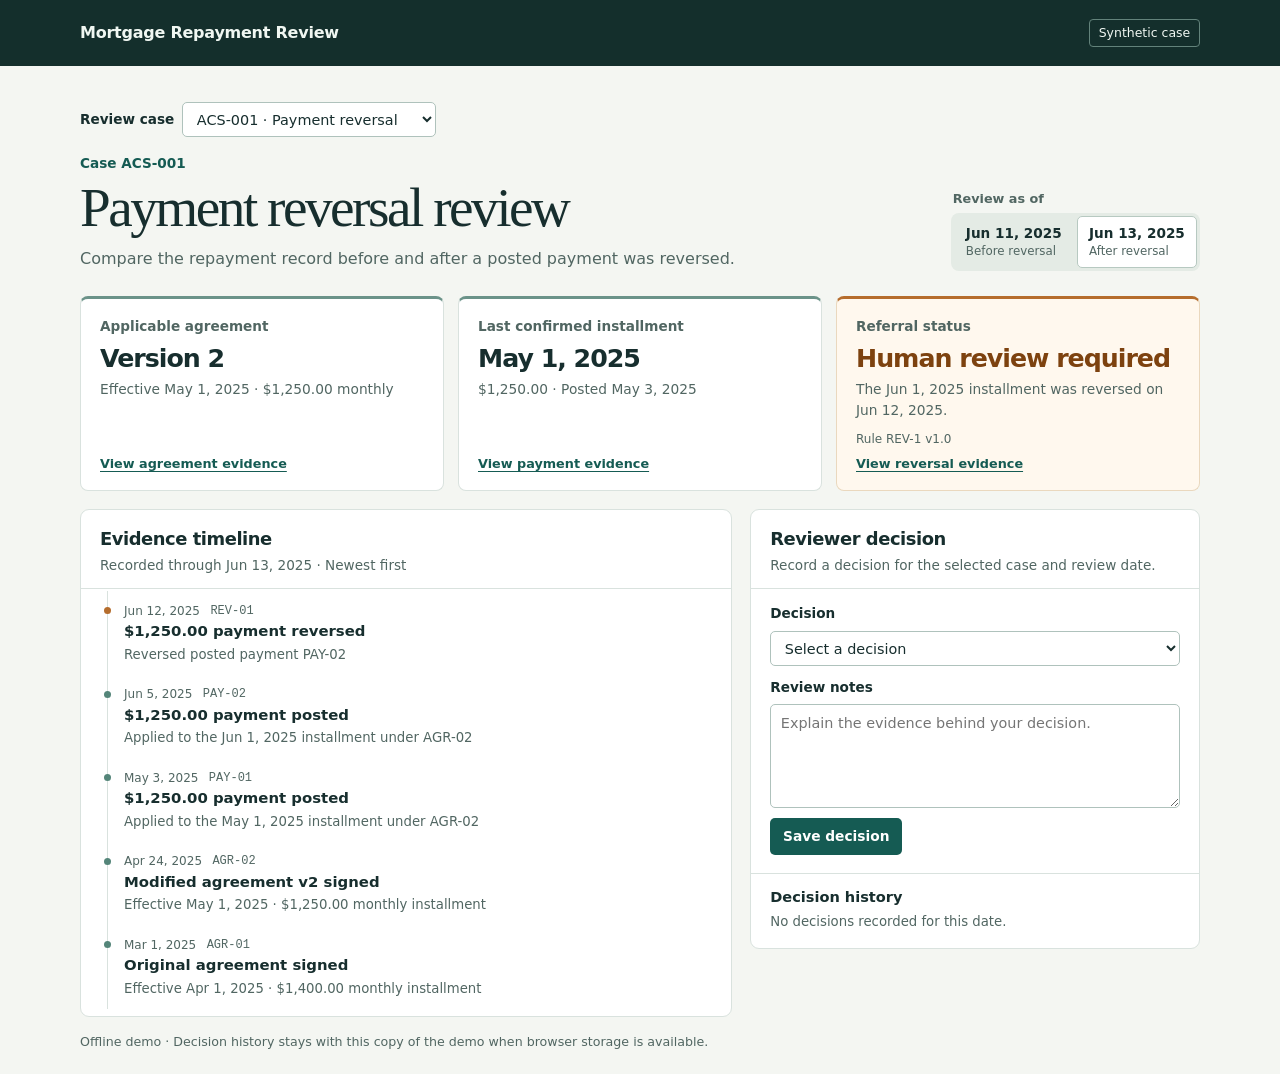
<file: demo/index.html>
<!doctype html>
<html lang="en">
<head>
  <meta charset="utf-8">
  <meta name="viewport" content="width=device-width, initial-scale=1">
  <meta name="description" content="An offline mortgage repayment review with a synthetic payment reversal case.">
  <title>Mortgage Repayment Review</title>
  <link rel="stylesheet" href="style.css">
  <script src="review.js" defer></script>
  <script src="app.js" defer></script>
</head>
<body>
  <header class="masthead">
    <div class="masthead-inner">
      <span class="brand">Mortgage Repayment Review</span>
      <span class="mode">Synthetic case</span>
    </div>
  </header>
  <main class="shell">
    <div class="case-picker">
      <label for="case-picker">Review case</label>
      <select id="case-picker">
        <option value="ACS-001">ACS-001 · Payment reversal</option>
        <option value="ACS-002">ACS-002 · Agreement conflict</option>
      </select>
    </div>
    <section class="case-header" aria-labelledby="case-title">
      <div>
        <p class="case-id" id="case-id">Case ACS-001</p>
        <h1 id="case-title">Payment reversal review</h1>
        <p class="lede" id="case-description">Compare the repayment record before and after a posted payment was reversed.</p>
      </div>
      <fieldset class="snapshot">
        <legend>Review as of</legend>
        <div class="segments">
          <label><input type="radio" name="snapshot" value="before"><span>Jun 11, 2025 <small id="before-phase">Before reversal</small></span></label>
          <label><input type="radio" name="snapshot" value="after" checked><span>Jun 13, 2025 <small id="after-phase">After reversal</small></span></label>
          <label id="resolution-phase" hidden><input type="radio" name="snapshot" value="resolution" disabled><span>Jun 17, 2025 <small>Evidence received</small></span></label>
        </div>
      </fieldset>
    </section>

    <section class="summary" aria-label="Case findings" aria-live="polite">
      <article class="finding">
        <h2>Applicable agreement</h2>
        <p class="value" id="agreement-value"></p>
        <p class="detail" id="agreement-detail"></p>
        <div class="evidence-links">
          <a id="agreement-source">View agreement evidence</a>
          <a id="agreement-other-source" hidden></a>
        </div>
      </article>
      <article class="finding">
        <h2>Last confirmed installment</h2>
        <p class="value" id="payment-value"></p>
        <p class="detail" id="payment-detail"></p>
        <a id="payment-source">View payment evidence</a>
      </article>
      <article class="finding" id="referral-card">
        <h2>Referral status</h2>
        <p class="value" id="referral-value"></p>
        <p class="detail" id="referral-detail"></p>
        <span id="rule-version" class="rule"></span>
        <a id="referral-source">View reversal evidence</a>
      </article>
    </section>

    <div class="workspace">
      <section class="panel" id="evidence" aria-labelledby="evidence-title">
        <div class="panel-heading">
          <h2 id="evidence-title">Evidence timeline</h2>
          <p id="evidence-caption"></p>
        </div>
        <ol id="timeline" class="timeline"></ol>
      </section>

      <section class="panel decision" aria-labelledby="decision-title">
        <div class="panel-heading">
          <h2 id="decision-title">Reviewer decision</h2>
          <p>Record a decision for the selected case and review date.</p>
        </div>
        <form id="decision-form">
          <label for="outcome">Decision</label>
          <select id="outcome" required>
            <option value="">Select a decision</option>
            <option value="confirm-referral">Confirm referral</option>
            <option value="request-evidence">Request more evidence</option>
            <option value="close">Close without referral</option>
            <option id="resolve-outcome" value="resolve-agreement" hidden disabled>Resolve agreement conflict</option>
          </select>
          <label for="notes">Review notes</label>
          <textarea id="notes" rows="4" maxlength="500" required placeholder="Explain the evidence behind your decision."></textarea>
          <button type="submit">Save decision</button>
          <p id="save-status" role="status" class="save-status"></p>
        </form>
        <div class="history">
          <h3>Decision history</h3>
          <p id="no-decisions">No decisions recorded for this date.</p>
          <ol id="decision-history"></ol>
        </div>
      </section>
    </div>
    <footer>Offline demo · Decision history stays with this copy of the demo when browser storage is available.</footer>
  </main>
  <noscript>Enable JavaScript to use the offline reviewer demo.</noscript>
</body>
</html>
</file>
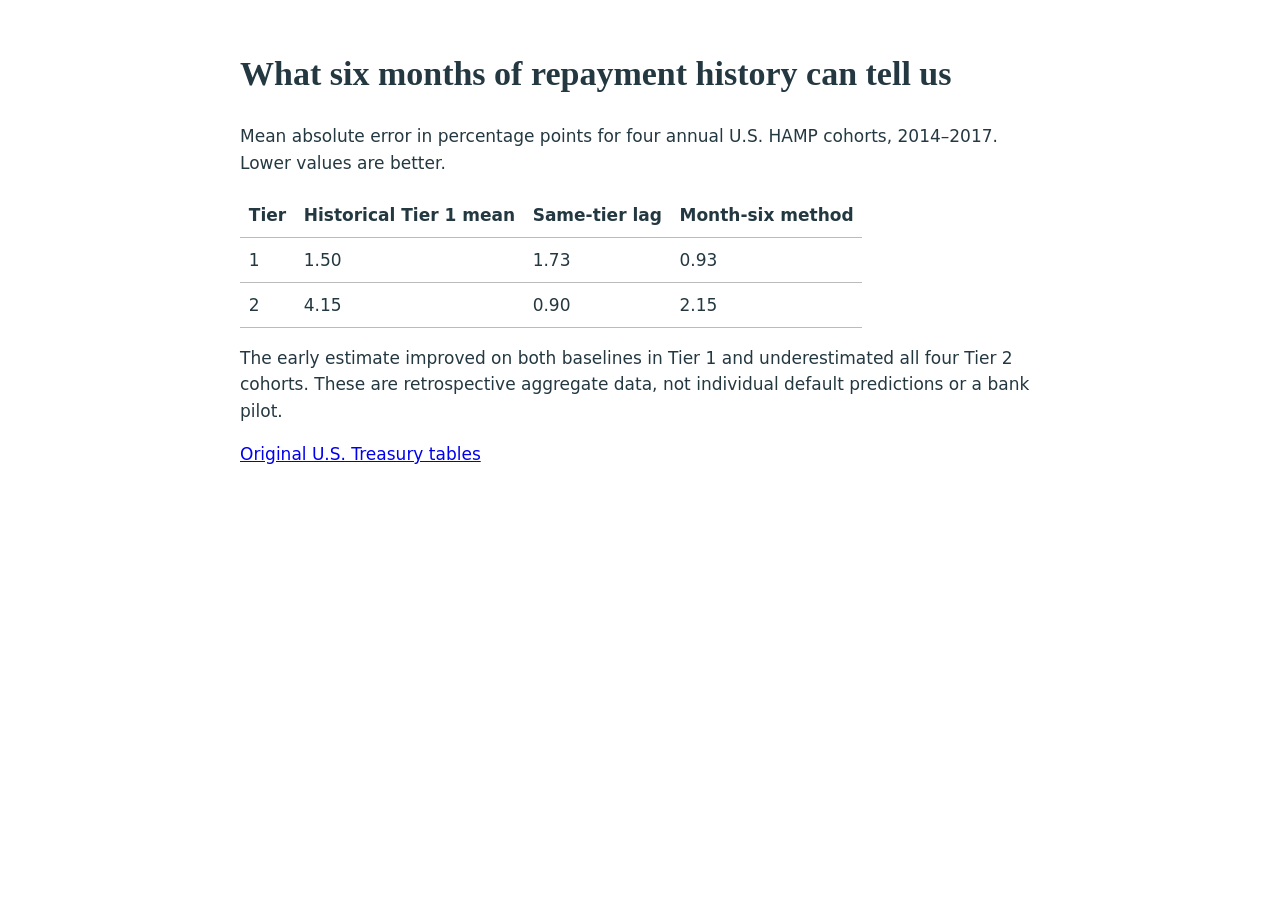
<file: research/phase_zero/docs/index.html>
<!doctype html><html lang="en"><meta charset="utf-8">
    <meta name="viewport" content="width=device-width,initial-scale=1">
    <title>U.S. mortgage repayment review</title><style>
    body{max-width:50rem;margin:3rem auto;padding:0 1rem;font:17px/1.55 system-ui;color:#243841}
    h1{font-family:Georgia,serif}td,th{padding:.55rem;border-bottom:1px solid #bbb}table{border-collapse:collapse}
    </style><main><h1>What six months of repayment history can tell us</h1>
    <p>Mean absolute error in percentage points for four annual U.S. HAMP cohorts, 2014–2017. Lower values are better.</p>
    <table><thead><tr><th>Tier</th><th>Historical Tier 1 mean</th><th>Same-tier lag</th><th>Month-six method</th></tr></thead><tbody><tr><td>1</td><td>1.50</td><td>1.73</td><td>0.93</td></tr><tr><td>2</td><td>4.15</td><td>0.90</td><td>2.15</td></tr></tbody></table><p>The early estimate improved on both baselines in Tier 1 and underestimated all four Tier 2 cohorts. These are retrospective aggregate data, not individual default predictions or a bank pilot.</p><a href="https://home.treasury.gov/system/files/256/129_HAMP_Modification_Performance_Summary_Mar2023_v1.0.pdf">Original U.S. Treasury tables</a></main></html>
</file>
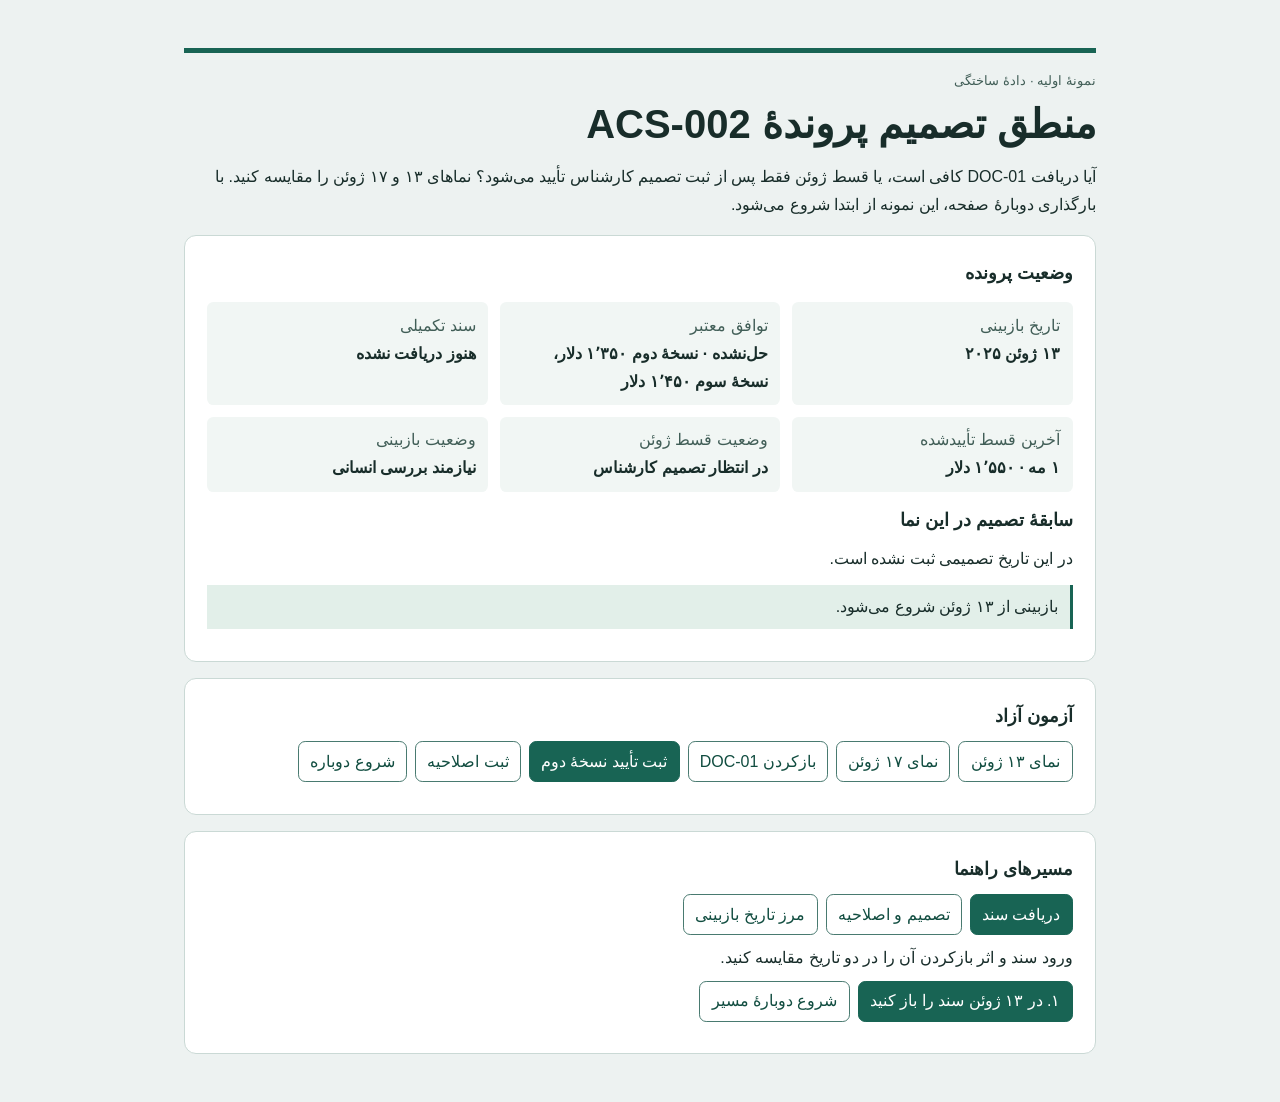
<file: demo/prototype-acs-002-decision.html>
<!doctype html>
<html lang="fa" dir="rtl">
<head>
  <meta charset="utf-8">
  <meta name="viewport" content="width=device-width, initial-scale=1">
  <title>نمونهٔ اولیهٔ منطق تصمیم در ACS-002</title>
  <style>
    * { box-sizing: border-box; }
    body { margin: 0; background: #edf2f1; color: #182d2a; font: 1rem/1.75 Tahoma, Arial, sans-serif; }
    main { max-width: 63rem; margin: auto; padding: clamp(1rem, 4vw, 3rem); }
    header { border-block-start: .35rem solid #186454; padding-block-start: .8rem; }
    h1, h2, p { margin-block: 0 .55rem; }
    h1 { font-size: clamp(1.55rem, 4vw, 2.5rem); line-height: 1.5; }
    h2 { font-size: 1.12rem; }
    section { background: white; border: 1px solid #cad9d5; padding: clamp(.85rem, 3vw, 1.4rem); margin-block-start: 1rem; border-radius: .75rem; }
    dl { display: grid; grid-template-columns: repeat(auto-fit, minmax(min(100%, 13rem), 1fr)); gap: .7rem; margin: .8rem 0; }
    dl div { background: #f1f6f4; padding: .6rem .8rem; border-radius: .4rem; }
    dt, small { color: #415e57; }
    dd { margin: 0; font-weight: 700; }
    ol { padding-inline-start: 1.4rem; margin-block: .35rem; }
    .actions { display: flex; flex-wrap: wrap; gap: .5rem; margin-block: .55rem; }
    button { font: inherit; color: #114d40; background: #fff; border: 1px solid #497a70; border-radius: .45rem; padding: .35rem .7rem; cursor: pointer; }
    button[aria-selected="true"], #walk-next, button[data-action="confirm"] { background: #186454; border-color: #186454; color: white; }
    button:focus-visible { outline: .18rem solid #186454; outline-offset: .18rem; }
    button:disabled { opacity: .6; cursor: default; }
    #feedback { padding: .5rem .7rem; background: #e2efe9; border-inline-start: .2rem solid #186454; margin-block-start: .8rem; }
    #document { margin-block: .5rem; }
    [hidden] { display: none !important; }
  </style>
</head>
<body>
  <main>
    <header>
      <small>نمونهٔ اولیه · دادهٔ ساختگی</small>
      <h1>منطق تصمیم پروندهٔ <bdi>ACS-002</bdi></h1>
      <p>آیا دریافت <bdi>DOC-01</bdi> کافی است، یا قسط ژوئن فقط پس از ثبت تصمیم کارشناس تأیید می‌شود؟ نماهای ۱۳ و ۱۷ ژوئن را مقایسه کنید. با بارگذاری دوبارهٔ صفحه، این نمونه از ابتدا شروع می‌شود.</p>
    </header>

    <section aria-labelledby="state-title">
      <h2 id="state-title">وضعیت پرونده</h2>
      <dl>
        <div><dt>تاریخ بازبینی</dt><dd id="date"></dd></div>
        <div><dt>توافق معتبر</dt><dd id="agreement"></dd></div>
        <div><dt>سند تکمیلی</dt><dd id="evidence"></dd></div>
        <div><dt>آخرین قسط تأییدشده</dt><dd id="payment"></dd></div>
        <div><dt>وضعیت قسط ژوئن</dt><dd id="june"></dd></div>
        <div><dt>وضعیت بازبینی</dt><dd id="review"></dd></div>
      </dl>
      <p id="document" hidden><bdi>DOC-01</bdi> در ۱۶ ژوئن دریافت شد. نسخهٔ دوم (<bdi>AGR-04</bdi>) را معتبر می‌داند و نسخهٔ سوم (<bdi>AGR-05</bdi>) را پس می‌گیرد.</p>
      <h2>سابقهٔ تصمیم در این نما</h2>
      <p id="empty">در این تاریخ تصمیمی ثبت نشده است.</p>
      <ol id="history"></ol>
      <p id="feedback" role="status"></p>
    </section>

    <section aria-labelledby="free-title">
      <h2 id="free-title">آزمون آزاد</h2>
      <div class="actions" id="free">
        <button type="button" data-action="early">نمای ۱۳ ژوئن</button>
        <button type="button" data-action="later">نمای ۱۷ ژوئن</button>
        <button type="button" data-action="open">بازکردن <bdi>DOC-01</bdi></button>
        <button type="button" data-action="confirm">ثبت تأیید نسخهٔ دوم</button>
        <button type="button" data-action="revise">ثبت اصلاحیه</button>
        <button type="button" data-action="reset">شروع دوباره</button>
      </div>
    </section>

    <section aria-labelledby="guide-title">
      <h2 id="guide-title">مسیرهای راهنما</h2>
      <div class="actions" role="tablist" aria-label="سناریوها">
        <button type="button" role="tab" id="tab-arrival" aria-controls="walk-panel" aria-selected="true" data-scenario="arrival">دریافت سند</button>
        <button type="button" role="tab" id="tab-save" aria-controls="walk-panel" aria-selected="false" tabindex="-1" data-scenario="save">تصمیم و اصلاحیه</button>
        <button type="button" role="tab" id="tab-early" aria-controls="walk-panel" aria-selected="false" tabindex="-1" data-scenario="early">مرز تاریخ بازبینی</button>
      </div>
      <div id="walk-panel" role="tabpanel" aria-labelledby="tab-arrival">
        <p id="walk-description"></p>
        <p id="walk-result"></p>
        <div class="actions">
          <button type="button" id="walk-next"></button>
          <button type="button" id="walk-reset">شروع دوبارهٔ مسیر</button>
        </div>
      </div>
    </section>
  </main>
  <!-- Case evaluation embedded from the project demo for offline use. -->
  <script>
"use strict";

const mortgageReview = (() => {
  // All amounts are integer cents, and dates are date-only ISO strings.
  const agreements = [
    { id: "AGR-01", version: 1, signed: "2025-03-01", effective: "2025-04-01", installment: 140000 },
    { id: "AGR-02", version: 2, signed: "2025-04-24", effective: "2025-05-01", installment: 125000 },
  ];
  const events = [
    { id: "PAY-01", type: "payment", date: "2025-05-03", due: "2025-05-01", agreementId: "AGR-02", amount: 125000 },
    { id: "PAY-02", type: "payment", date: "2025-06-05", due: "2025-06-01", agreementId: "AGR-02", amount: 125000 },
    { id: "REV-01", type: "reversal", date: "2025-06-12", paymentId: "PAY-02", amount: 125000 },
  ];
  const snapshots = { before: "2025-06-11", after: "2025-06-13", resolution: "2025-06-17" };
  const cases = {
    "ACS-001": {
      title: "Payment reversal review",
      rule: "REV-1 v1.0",
      description: "Compare the repayment record before and after a posted payment was reversed.",
      phases: { before: "Before reversal", after: "After reversal" },
      agreements,
      events,
    },
    "ACS-002": {
      title: "Agreement conflict review",
      rule: "AGR-1 v1.1",
      description: "Review two competing signed modifications and confirm which applies when supporting evidence arrives.",
      phases: { before: "Before conflict", after: "After conflict" },
      agreements: [
        { id: "AGR-03", version: 1, signed: "2025-03-11", effective: "2025-04-01", installment: 155000 },
        { id: "AGR-04", version: 2, signed: "2025-05-22", effective: "2025-06-01", installment: 135000 },
        { id: "AGR-05", version: 3, signed: "2025-06-12", effective: "2025-06-01", installment: 145000 },
      ],
      confirmation: { id: "DOC-01", type: "confirmation", date: "2025-06-16",
        agreementId: "AGR-04", otherAgreementId: "AGR-05" },
      events: [
        { id: "PAY-03", type: "payment", date: "2025-05-05", due: "2025-05-01", agreementId: "AGR-03", amount: 155000 },
        { id: "PAY-04", type: "payment", date: "2025-06-05", due: "2025-06-01", agreementId: "AGR-04", amount: 135000 },
      ],
    },
  };
  const byLatestDate = (a, b) => b.date.localeCompare(a.date);

  function agreementAt(visibleAgreements, due, resolution) {
    const eligible = visibleAgreements
      .filter(agreement => agreement.effective <= due)
      .sort((a, b) => b.effective.localeCompare(a.effective) || b.version - a.version);
    const latest = eligible[0];
    if (!latest) return { agreement: undefined, conflict: [] };
    const candidates = eligible.filter(agreement => agreement.effective === latest.effective);
    const conflict = candidates.some(agreement => agreement.installment !== latest.installment)
      ? candidates
      : [];
    if (!conflict.length) return { agreement: latest, conflict };
    const confirmed = conflict.find(agreement => agreement.id === resolution?.agreementId);
    return { agreement: confirmed, conflict: confirmed ? [] : conflict };
  }

  function evaluate(asOf, caseId = "ACS-001", decision) {
    const selected = cases[caseId];
    const visibleAgreements = selected.agreements.filter(agreement => agreement.signed <= asOf);
    const visibleEvents = selected.events.filter(event => event.date <= asOf);
    const unresolved = agreementAt(visibleAgreements, asOf);
    const confirmation = selected.confirmation?.date <= asOf ? selected.confirmation : undefined;
    const resolutionEvidence = confirmation && [confirmation.agreementId, confirmation.otherAgreementId]
      .every(id => unresolved.conflict.some(agreement => agreement.id === id))
      ? confirmation
      : undefined;
    const resolution = resolutionEvidence && decision?.evidenceId === resolutionEvidence.id
      && decision.agreementId === resolutionEvidence.agreementId ? resolutionEvidence : undefined;
    const { agreement, conflict } = resolution
      ? agreementAt(visibleAgreements, asOf, resolution)
      : unresolved;
    const reversals = visibleEvents.filter(event => event.type === "reversal");
    const lastPayment = visibleEvents
      .filter(event => {
        if (event.type !== "payment" || event.due > asOf) return false;
        const { agreement } = agreementAt(visibleAgreements, event.due, resolution);
        const reversed = reversals
          .filter(reversal => reversal.paymentId === event.id)
          .reduce((total, reversal) => total + reversal.amount, 0);
        return agreement?.id === event.agreementId && event.amount - reversed >= agreement.installment;
      })
      .sort((a, b) => b.due.localeCompare(a.due) || byLatestDate(a, b))[0];
    const reversal = reversals.sort(byLatestDate)[0];
    return {
      agreement,
      conflict,
      resolutionEvidence,
      resolution,
      lastPayment,
      reversal,
      reversedPayment: visibleEvents.find(event => event.id === reversal?.paymentId),
      evidence: [
        ...visibleAgreements.map(agreement => ({ ...agreement, type: "agreement", date: agreement.signed })),
        ...visibleEvents,
        ...(confirmation ? [confirmation] : []),
      ].sort(byLatestDate),
      rule: selected.rule,
    };
  }

  return { cases, evaluate, snapshots };
})();
  </script>
  <script>
    const decisionModel = (() => {
      const early = mortgageReview.snapshots.after;
      const later = mortgageReview.snapshots.resolution;
      const initial = () => ({ date: early, opened: false, records: {}, message: "بازبینی از ۱۳ ژوئن شروع می‌شود." });
      const recordsAt = state => state.records[state.date] ?? [];
      const findings = state => mortgageReview.evaluate(state.date, "ACS-002", recordsAt(state).at(-1));

      function transition(state, action) {
        if (action === "reset") return initial();
        if (action === "early" || action === "later") {
          const date = action === "early" ? early : later;
          return { ...state, date, opened: false, message: "تاریخ بازبینی تغییر کرد." };
        }

        const { resolutionEvidence } = findings(state);
        if (!resolutionEvidence) {
          return { ...state, message: "سند در این تاریخ در دسترس نیست و تصمیمی ثبت نشد." };
        }
        if (action === "open") {
          return { ...state, opened: true, message: "سند باز شد. بازکردن سند به‌تنهایی وضعیت قسط را تغییر نمی‌دهد." };
        }

        const records = recordsAt(state);
        if (action === "revise" && records.length === 0) {
          return { ...state, message: "برای ثبت اصلاحیه، ابتدا تصمیم اولیه را ثبت کنید." };
        }
        if (action === "confirm" && records.length > 0) {
          return { ...state, message: "تصمیم اولیه ثبت شده است. برای افزودن یادداشت، اصلاحیه ثبت کنید." };
        }

        const note = action === "revise"
          ? "اصلاحیه: تاریخ دریافت سند ۱۶ ژوئن و تاریخ ثبت پرداخت ۵ ژوئن است."
          : "نسخهٔ دوم بر اساس سند امضاشده تأیید شد.";
        const record = { evidenceId: resolutionEvidence.id, agreementId: resolutionEvidence.agreementId, note };
        return {
          ...state,
          records: { ...state.records, [state.date]: [...records, record] },
          message: action === "revise" ? "اصلاحیه به سابقه افزوده شد." : "تصمیم ثبت شد و قسط ژوئن تأیید شد.",
        };
      }

      return { initial, findings, recordsAt, transition, later };
    })();
  </script>
  <script>
    const id = name => document.getElementById(name);
    const scenarios = {
      arrival: {
        description: "ورود سند و اثر بازکردن آن را در دو تاریخ مقایسه کنید.",
        steps: [["open", "در ۱۳ ژوئن سند را باز کنید"], ["later", "به ۱۷ ژوئن بروید"], ["open", "سند را باز کنید"]],
        result: "سند در ۱۷ ژوئن قابل بررسی است و قسط ژوئن همچنان معلق است.",
      },
      save: {
        description: "ببینید ثبت تصمیم چگونه قسط ژوئن را تأیید می‌کند و اصلاحیه چگونه به سابقه اضافه می‌شود.",
        steps: [["later", "به ۱۷ ژوئن بروید"], ["open", "سند را باز کنید"], ["confirm", "تأیید را ثبت کنید"], ["revise", "اصلاحیه را ثبت کنید"]],
        result: "آخرین قسط تأییدشده، قسط ژوئن است و هر دو ثبت در سابقه دیده می‌شوند.",
      },
      early: {
        description: "تأیید در تاریخ فاقد سند را امتحان کنید، سپس اثر تصمیم ۱۷ ژوئن را بر نمای قبلی بررسی کنید.",
        steps: [["confirm", "در ۱۳ ژوئن تأیید را امتحان کنید"], ["later", "به ۱۷ ژوئن بروید"], ["open", "سند را باز کنید"], ["confirm", "تأیید را ثبت کنید"], ["early", "به ۱۳ ژوئن برگردید"]],
        result: "نمای ۱۳ ژوئن همچنان قسط مه را نشان می‌دهد و سابقهٔ تصمیم آن خالی است.",
      },
    };
    let state = decisionModel.initial();
    let scenario = "arrival";
    let step = 0;
    const tabs = [...document.querySelectorAll("[data-scenario]")];
    const currency = new Intl.NumberFormat("fa-IR", { maximumFractionDigits: 2 });
    const amount = cents => currency.format(cents / 100) + " دلار";
    const number = new Intl.NumberFormat("fa-IR");

    function render() {
      const result = decisionModel.findings(state);
      const june = result.lastPayment.due === "2025-06-01";
      id("date").textContent = state.date === decisionModel.later ? "۱۷ ژوئن ۲۰۲۵" : "۱۳ ژوئن ۲۰۲۵";
      id("agreement").textContent = result.agreement
        ? "نسخهٔ دوم · " + amount(result.agreement.installment) + " در ماه"
        : "حل‌نشده · نسخهٔ دوم " + amount(135000) + "، نسخهٔ سوم " + amount(145000);
      id("evidence").textContent = result.resolutionEvidence ? "دریافت‌شده در ۱۶ ژوئن" : "هنوز دریافت نشده";
      id("payment").textContent = (june ? "۱ ژوئن" : "۱ مه") + " · " + amount(result.lastPayment.amount);
      id("june").textContent = june ? "تأیید شد · پرداخت ثبت‌شده در ۵ ژوئن" : "در انتظار تصمیم کارشناس";
      id("review").textContent = result.resolution ? "تعارض حل شد" : "نیازمند بررسی انسانی";
      id("document").hidden = !state.opened;
      const records = decisionModel.recordsAt(state);
      id("empty").hidden = records.length > 0;
      id("history").replaceChildren(...records.map((record, index) => {
        const item = document.createElement("li");
        const evidence = document.createElement("bdi");
        evidence.textContent = record.evidenceId;
        item.append(index ? "ثبت " + number.format(index + 1) + " · " : "تصمیم اولیه · ", record.note + " · ", evidence);
        return item;
      }));
      id("feedback").textContent = state.message;
    }

    function renderGuide() {
      const walk = scenarios[scenario];
      const done = step === walk.steps.length;
      id("walk-description").textContent = walk.description;
      id("walk-result").textContent = done ? walk.result : "";
      id("walk-next").disabled = done;
      id("walk-next").textContent = done ? "مسیر کامل شد" : number.format(step + 1) + ". " + walk.steps[step][1];
    }

    function startGuide(selected) {
      scenario = selected;
      step = 0;
      state = decisionModel.initial();
      for (const tab of tabs) {
        const active = tab.dataset.scenario === scenario;
        tab.setAttribute("aria-selected", String(active));
        tab.tabIndex = active ? 0 : -1;
      }
      id("walk-panel").setAttribute("aria-labelledby", "tab-" + scenario);
      render();
      renderGuide();
    }

    for (const tab of tabs) {
      tab.addEventListener("click", () => startGuide(tab.dataset.scenario));
      tab.addEventListener("keydown", event => {
        const index = tabs.indexOf(tab);
        const targets = { ArrowLeft: index + 1, ArrowRight: index - 1, Home: 0, End: tabs.length - 1 };
        if (!Object.hasOwn(targets, event.key)) return;
        event.preventDefault();
        const target = tabs[(targets[event.key] + tabs.length) % tabs.length];
        startGuide(target.dataset.scenario);
        target.focus();
      });
    }

    id("free").addEventListener("click", event => {
      const button = event.target.closest("[data-action]");
      if (!button) return;
      if (step !== 0 || button.dataset.action !== "reset") {
        step = 0;
        renderGuide();
      }
      state = decisionModel.transition(state, button.dataset.action);
      render();
    });
    id("walk-next").addEventListener("click", () => {
      if (step === 0) state = decisionModel.initial();
      state = decisionModel.transition(state, scenarios[scenario].steps[step][0]);
      step += 1;
      render();
      renderGuide();
    });
    id("walk-reset").addEventListener("click", () => startGuide(scenario));
    startGuide(scenario);
  </script>
</body>
</html>
</file>
<file: demo/style.css>
:root {
  color-scheme: light;
  --ink: #172e2e;
  --muted: #516662;
  --teal: #155b53;
  --line: #d9e2de;
  --page: #f4f6f2;
  --paper: #fff;
  --amber: #7d420f;
  font: 16px/1.5 system-ui, sans-serif;
}

* { box-sizing: border-box; }
body { margin: 0; background: var(--page); color: var(--ink); }
h1, h2, h3, p, ol { margin: 0; }
a { color: var(--teal); font-weight: 650; text-underline-offset: 3px; }
[hidden] { display: none !important; }
:focus-visible { outline: 3px solid #247e6f; outline-offset: 3px; }

.masthead { background: #142f2c; color: #f0f7f2; }
.masthead-inner, .shell { width: min(100% - 40px, 1120px); margin-inline: auto; }
.masthead-inner { display: flex; align-items: center; justify-content: space-between; gap: 1rem; min-height: 66px; }
.brand { font-weight: 700; letter-spacing: -.015em; }
.mode { border: 1px solid #63837b; border-radius: 4px; padding: .22rem .55rem; font-size: .78rem; white-space: nowrap; }
.shell { padding-block: 36px 22px; }
.case-picker { display: flex; align-items: center; flex-wrap: wrap; gap: .5rem; margin-bottom: 1rem; }
.case-picker label { font-size: .85rem; font-weight: 700; }
.case-picker select { width: auto; max-width: 100%; margin: 0; }
.case-header { display: flex; align-items: end; justify-content: space-between; gap: 1.25rem; margin-bottom: 25px; }
.case-id { color: var(--teal); font-size: .85rem; font-weight: 700; }
h1 { font: 500 clamp(2.1rem, 5vw, 3.45rem)/1.08 Georgia, serif; letter-spacing: -.045em; margin: .25rem 0 .6rem; }
.lede { color: var(--muted); }

.snapshot { border: 0; padding: 0; margin: 0; min-width: 0; }
.snapshot legend { color: var(--muted); font-size: .8rem; font-weight: 700; margin-bottom: .3rem; }
.segments { display: flex; flex-wrap: wrap; padding: 3px; gap: 3px; background: #e4ebe5; border-radius: 8px; }
.segments label { position: relative; flex: 1; cursor: pointer; }
.segments input { position: absolute; width: 1px; height: 1px; opacity: 0; }
.segments label span { display: block; border: 1px solid transparent; border-radius: 5px; padding: .38rem .7rem; font-size: .85rem; white-space: nowrap; font-weight: 700; }
.segments small { display: block; color: var(--muted); font-size: .74rem; font-weight: 500; }
.segments input:checked + span { border-color: #b7c9c1; background: var(--paper); }
.segments input:focus-visible + span { outline: 3px solid #247e6f; outline-offset: 1px; }

.summary { display: grid; grid-template-columns: repeat(3, minmax(0, 1fr)); gap: 14px; margin-bottom: 18px; }
.finding { min-width: 0; display: flex; flex-direction: column; align-items: start; padding: 17px 19px; background: var(--paper); border: 1px solid var(--line); border-top: 3px solid #6b9389; border-radius: 8px; }
.finding h2 { font-size: .85rem; color: var(--muted); font-weight: 700; }
.value { font-size: clamp(1.18rem, 2.25vw, 1.58rem); font-weight: 700; letter-spacing: -.04em; line-height: 1.2; margin-block: .45rem .35rem; }
.detail { color: var(--muted); font-size: .86rem; margin-bottom: .6rem; }
.finding a { margin-top: auto; font-size: .8rem; }
.evidence-links { display: flex; flex-wrap: wrap; gap: .25rem .7rem; margin-top: auto; }
.attention { background: #fff8ee; border-color: #ead8be; border-top-color: #b56d2d; }
.attention .value { color: var(--amber); }
.rule { display: block; font-size: .75rem; color: var(--muted); margin-bottom: .35rem; }

.workspace { display: grid; grid-template-columns: minmax(0, 1.45fr) minmax(0, 1fr); gap: 18px; align-items: start; }
.panel { min-width: 0; border: 1px solid var(--line); border-radius: 9px; background: var(--paper); }
.panel-heading { padding: 16px 19px 13px; border-bottom: 1px solid var(--line); }
.panel-heading h2 { font-size: 1.12rem; letter-spacing: -.025em; }
.panel-heading p { color: var(--muted); font-size: .85rem; margin-top: .12rem; }
.timeline, .history ol { padding: 0; list-style: none; }
.timeline { padding: 2px 19px 7px; }
.timeline li { margin-left: 7px; padding: .65rem .5rem .65rem 1rem; border-left: 1px solid var(--line); position: relative; scroll-margin-top: 12px; }
.timeline li::before { content: ""; position: absolute; left: -4px; top: 1rem; width: 7px; height: 7px; border-radius: 50%; background: #548579; }
.timeline li[data-type="reversal"]::before { background: #b56d2d; }
.timeline li:target { background: #e9f2ee; border-radius: 0 5px 5px 0; }
.entry-meta { display: flex; gap: .65rem; color: var(--muted); font-size: .75rem; }
.entry-meta span { font: .75rem/1.5 ui-monospace, monospace; }
.timeline h3 { font-size: .93rem; margin-block: .04rem .12rem; }
.timeline p { color: var(--muted); font-size: .83rem; }

form { display: grid; gap: .45rem; padding: 14px 19px 6px; }
form label { font-size: .85rem; font-weight: 650; }
select, textarea, button { font: inherit; }
select, textarea { display: block; width: 100%; padding: .48rem .6rem; border: 1px solid #afc2bc; border-radius: 5px; background: #fff; color: var(--ink); font-size: .9rem; margin-bottom: .2rem; }
textarea { resize: vertical; }
button { justify-self: start; background: var(--teal); color: white; border: 0; cursor: pointer; border-radius: 5px; padding: .5rem .8rem; font-size: .86rem; font-weight: 700; }
button:hover { background: #10483f; }
.save-status { color: var(--teal); font-size: .82rem; }
.history { padding: 12px 19px 16px; margin-top: .3rem; border-top: 1px solid var(--line); }
.history h3 { font-size: .91rem; margin-bottom: .25rem; }
.history p { font-size: .83rem; color: var(--muted); }
.history li { padding-block: .5rem; font-size: .86rem; overflow-wrap: anywhere; }
.history li + li { border-top: 1px solid var(--line); }
.history li time { display: block; color: var(--muted); font-size: .76rem; }
.history li p { white-space: pre-wrap; }
footer { padding-top: 16px; font-size: .79rem; color: var(--muted); }

@media (max-width: 760px) {
  .case-header { flex-direction: column; align-items: start; }
  .summary { gap: 8px; }
  .finding { padding: 12px; }
  .workspace { grid-template-columns: 1fr; }
}

@media (max-width: 535px) {
  .masthead-inner, .shell { width: calc(100% - 24px); }
  .shell { padding-top: 22px; }
  .summary { grid-template-columns: 1fr; }
  .segments label span { padding-inline: .45rem; }
  .masthead-inner { min-height: 56px; }
}
</file>
